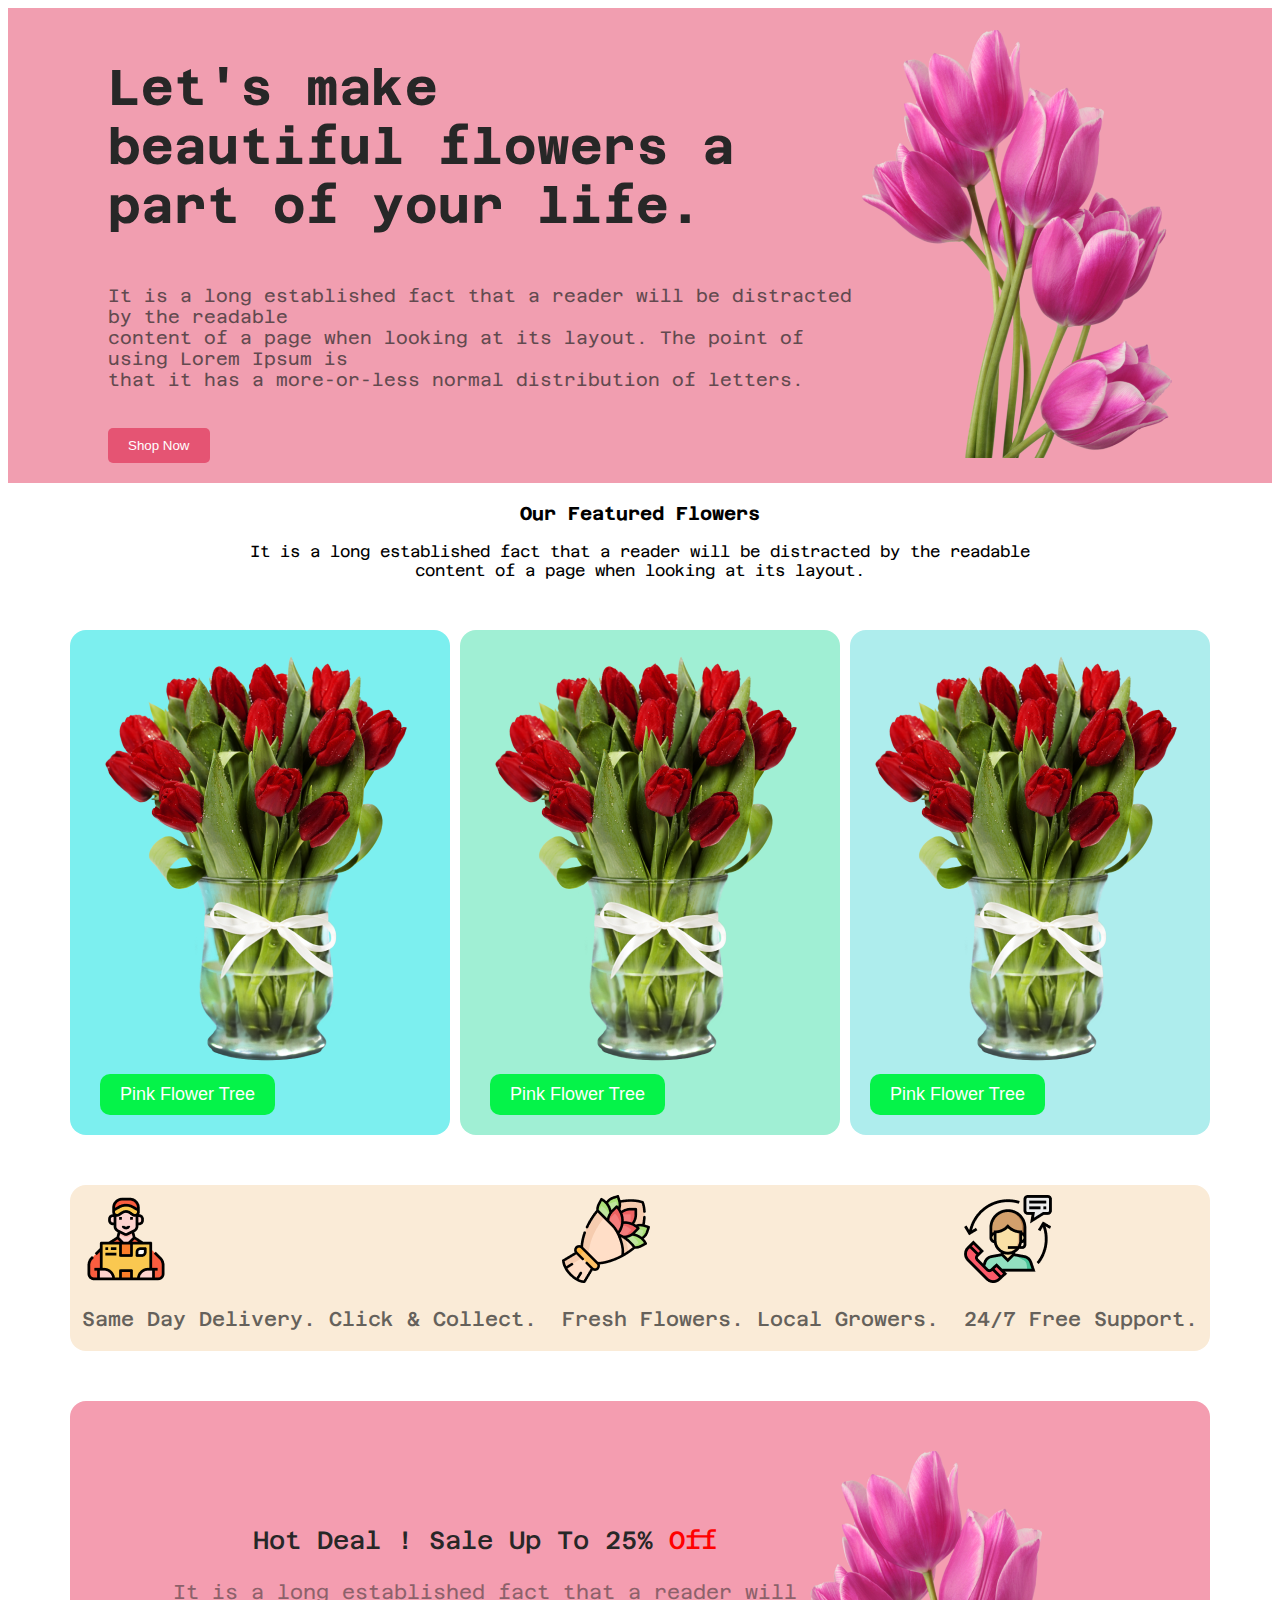
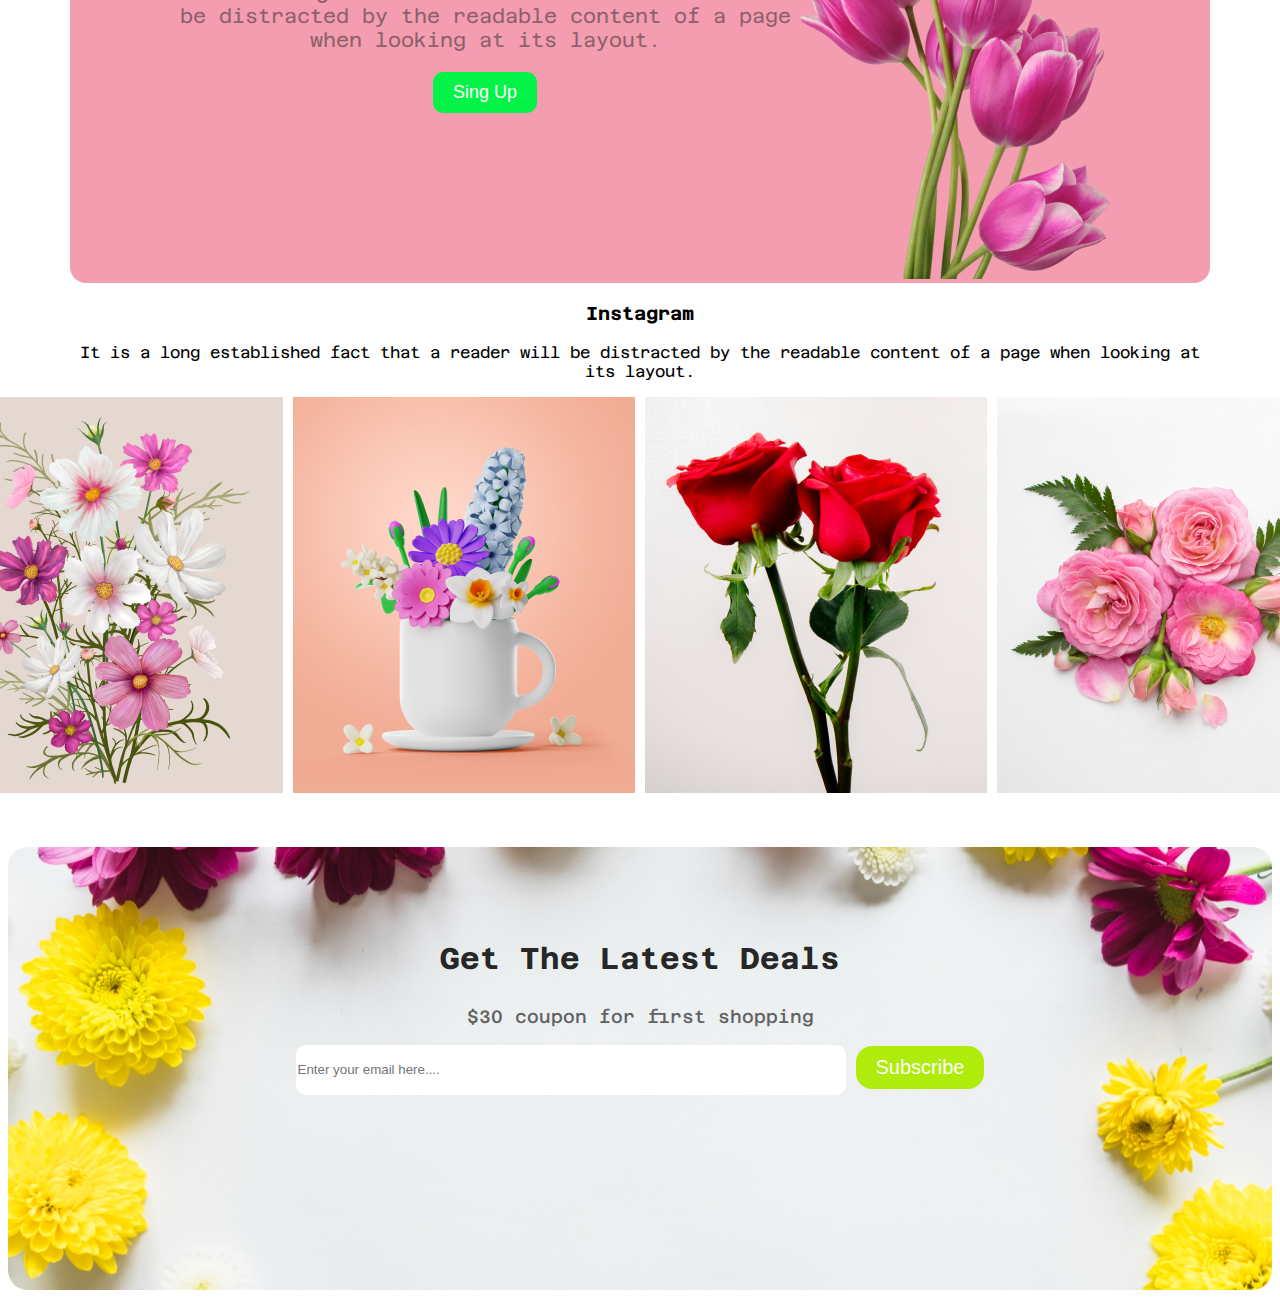
<file: index.html>
<!DOCTYPE html>
<html lang="en">
<head>
  <meta charset="UTF-8">
  <meta name="viewport" content="width=device-width, initial-scale=1.0">
  <title>Flower Shop</title>
  <link rel="preconnect" href="https://fonts.googleapis.com">
<link rel="preconnect" href="https://fonts.gstatic.com" crossorigin>
<link href="https://fonts.googleapis.com/css2?family=Azeret+Mono:ital,wght@0,100..900;1,100..900&family=Lato:ital,wght@0,100;0,300;0,400;0,700;0,900;1,100;1,300;1,400;1,700;1,900&family=Open+Sans:ital,wght@0,300..800;1,300..800&display=swap" rel="stylesheet">
  <link rel="stylesheet" href="style/style.css">
</head>
<body class="azeret-mono-normal">
  <header>
    <section class="flower">
      <div class="flower-all">
        <h3 class="flower-all-title">Let's make<br> beautiful flowers a <br>part of your life.</h3>
        <p class="flower-all-description">It is a long established fact that a reader will be distracted by the readable<br> content of a page when looking at its layout. The point of using Lorem Ipsum is<br> that it has a more-or-less normal distribution of letters.</p>
        <button class="flower-all-button">Shop Now</button>
      </div>
      <div class="image-box">
        <img src="Flowerassest/pngwing 6.png" alt="">
      </div>
    </section>
      

  </header>
  <main>
    <section class="item">
      <h3 class="item-title, center" >Our Featured Flowers</h3>
      <p class="item-description, center">It is a long established fact that a reader will be distracted by the readable<br> content of a page when looking at its layout.</p>
      <div class="main-item">
        <div class="box-1">
          <img src="Flowerassest/pngwing 8.png" alt="">
          <a href=""><button class="flower-button">Pink Flower Tree</button></a>
        </div>
        <div class="box-2">
          <img src="Flowerassest/pngwing 8.png" alt="">
          <a href=""><button class="flower-button">Pink Flower Tree</button></a>
        </div>
        <div class="box-3">
          <img src="Flowerassest/pngwing 8.png" alt="">
          <a href=""><button class="flower-button">Pink Flower Tree</button></a>
        </div>

      </div>

    </section>
    <section class="icon">
         <div class="main-icon">
          <div class="work-1">
            <img src="Flowerassest/Group 57.png" alt="">
            <p class="work-title">Same Day Delivery. Click & Collect.</p>
          </div>
          <div class="work-2">
            <img src="Flowerassest/Group 58.png" alt="">
            <p class="work-title">Fresh Flowers. Local Growers.</p>
          </div>
          <div class="work-3">
            <img src="Flowerassest/Group 59.png" alt="">
            <p class="work-title">24/7 Free Support.</p>
          </div>
         </div>

    </section>
    <section class="offer">
      <div class="offer-box">
        <div class="box-card-1">
          <h3 class="card-title">Hot Deal ! Sale Up To 25% <span class="call">Off</span></h3>
          <p class="card-description">It is a long established fact that a reader will be distracted by the readable content of a page when looking at its layout.</p>
          <button class="flower-button">Sing Up</button>
        </div>
        <div class="box-card-2">
          <img src="Flowerassest/pngwing 6.png" alt="">
        </div>
      </div>
    </section>
    <section class="media">
      <h3 class="medium-title, center">Instagram</h3>
      <p class="media-description, center">It is a long established fact that a reader will be distracted by the readable content of a page when looking at its layout.</p>
      <div class="social-media">
        <div class="media-1">
          <img src="Flowerassest/Rectangle 4.png" alt="">
        </div>
        <div class="media-2">
          <img src="Flowerassest/Rectangle 5.png" alt="">
        </div>
        <div class="media-3">
          <img src="Flowerassest/Rectangle 6.png" alt="">
        </div>
        <div>
          <img src="Flowerassest/Flower 01.png" alt="">
        </div>
       </div>
    </section>
    

  </main>
  <footer>
    <section>
      <div class="footer-contain">
        <h3 class="footer-title">Get The Latest Deals</h3>
        <p class="footer-description">$30 coupon for first shopping</p>
        <form action="search">
          <input class="pritom" type="search" name="" id="" placeholder="Enter your email here....">
          
          <button class="btn-f">Subscribe</button>
        </form>
      </div>
    </section> 
    
    

  </footer>
  
</body>
</html>
</file>
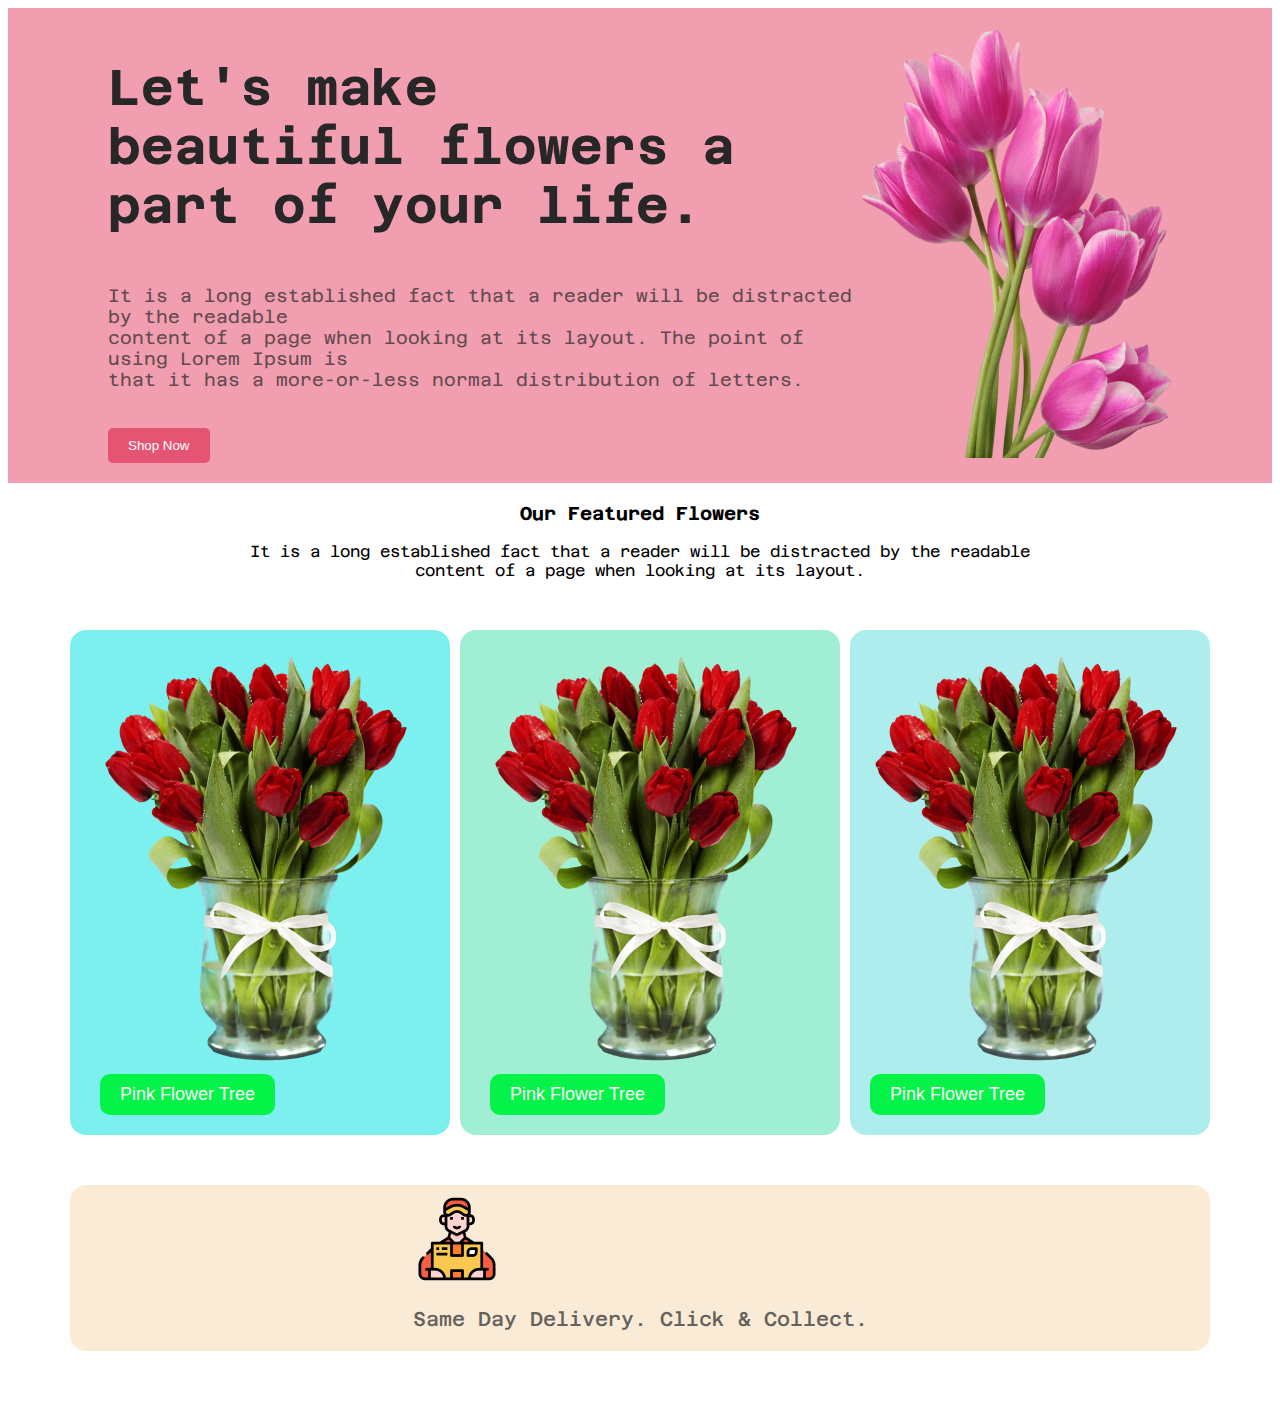
<file: flower.html>
<!DOCTYPE html>
<html lang="en">
<head>
  <meta charset="UTF-8">
  <meta name="viewport" content="width=device-width, initial-scale=1.0">
  <title>Flower Shop</title>
  <link rel="preconnect" href="https://fonts.googleapis.com">
<link rel="preconnect" href="https://fonts.gstatic.com" crossorigin>
<link href="https://fonts.googleapis.com/css2?family=Azeret+Mono:ital,wght@0,100..900;1,100..900&family=Lato:ital,wght@0,100;0,300;0,400;0,700;0,900;1,100;1,300;1,400;1,700;1,900&family=Open+Sans:ital,wght@0,300..800;1,300..800&display=swap" rel="stylesheet">
  <link rel="stylesheet" href="style/style.css">
</head>
<body class="azeret-mono-normal">
  <header>
    <section class="flower">
      <div class="flower-all">
        <h3 class="flower-all-title">Let's make<br> beautiful flowers a <br>part of your life.</h3>
        <p class="flower-all-description">It is a long established fact that a reader will be distracted by the readable<br> content of a page when looking at its layout. The point of using Lorem Ipsum is<br> that it has a more-or-less normal distribution of letters.</p>
        <button class="flower-all-button">Shop Now</button>
      </div>
      <div class="image-box">
        <img src="Flower Asset/pngwing 6.png" alt="">
      </div>
    </section>
      

  </header>
  <main>
    <section class="item">
      <h3 class="item-title, center" >Our Featured Flowers</h3>
      <p class="item-description, center">It is a long established fact that a reader will be distracted by the readable<br> content of a page when looking at its layout.</p>
      <div class="main-item">
        <div class="box-1">
          <img src="Flower Asset/pngwing 8.png" alt="">
          <a href=""><button class="flower-button">Pink Flower Tree</button></a>
        </div>
        <div class="box-2">
          <img src="Flower Asset/pngwing 8.png" alt="">
          <a href=""><button class="flower-button">Pink Flower Tree</button></a>
        </div>
        <div class="box-3">
          <img src="Flower Asset/pngwing 8.png" alt="">
          <a href=""><button class="flower-button">Pink Flower Tree</button></a>
        </div>

      </div>

    </section>
    <section class="icon">
         <div class="main-icon">
          <div class="work-1">
            <img src="Flower Asset/Group 57.png" alt="">
            <p class="work-title">Same Day Delivery. Click & Collect.</p>
          </div>
         </div>

    </section>

  </main>
  <footer>

  </footer>
  
</body>
</html>
</file>
<file: style/style.css>
.azeret-mono-normal {
  font-family: "Azeret Mono", monospace;
  font-optical-sizing: auto;
  font-weight: <weight>;
  font-style: normal;
}




/* banner style */
.btn-f{
  background-color: rgb(175, 235, 11);
  padding: 10px 20px;
  font-size: 20px;
  border-radius: 16px;
  border: none;
  color: white;
}


.flower{
  display: flex;
  background-color: #f19eb0;
  justify-content: space-between;
  align-items: center;
padding: 0 100px;
  
   
}
.flower-all-title{
  font-weight: 900px;
  font-size: 50px;
  color: #272727;
  
}
.flower-all-description{
  font-size: 18px;
  font-weight: 500px;
  color: #272727;
  opacity: 70%;

}
header{
  margin: 0, auto;
}


/* button style */
.flower-all-button{
  background-color: #E55473;
  color: white;
  border: none;
  padding: 10px 20px;
  display: inline-block;
  padding-left: 10px 20px;
  margin-top: 20px;
  margin-bottom: 20px;
  border-radius: 5px;
 }

 .flower-button{
  background-color: rgb(5, 243, 73);
  font-size: 18px;
  padding: 10px 20px;
  border-radius: 10px;
  color: white;
  border: none;
 }




 /* main */
 .main-item{
  display: flex;
  justify-content: space-around;
  gap: 10px;
  margin-top: 50px;
 }
 main{
  max-width: 1140px;
  margin: 0 auto;
 }



 /* box style */
 .box-1{
  background-color: rgb(124, 239, 239);
  padding: 20px 30px;
  border-radius: 16px;
  box-shadow: inset;
 }

 .box-2{
  background-color: rgb(160, 239, 212);
  padding: 20px 30px;
  box-shadow: inset;
  border-radius: 16px;
 }

 .box-3{
  background-color: rgb(174, 237, 237);
  padding: 20px 20px;
  box-shadow: inset;
  border-radius: 16px;
 }


 /* shared style */

 .center{
  text-align: center;
 }

.item{
  margin-bottom: 50px;
}

.call{
  color: red;
}



/* icon section */

.main-icon{
  display: flex;
  justify-content: space-around;
  background-color: antiquewhite;
  border-radius: 16px;
  margin-bottom: 50px;
}
.work-1{
  margin-top: 10px;
}
.work-2{
  margin-top: 10px;
}
.work-3{
  margin-top: 10px;
}

.work-title{
  font-weight: 500;
  font-size: 20px;
  color: #272727;
  opacity: 70%;
}

/* offer style */
.offer-box{
  display: flex;
  justify-content: space-between;
  background-color: #f49db0;
  padding: 0 100px;
  text-align: center;
  border-radius: 16px;
}

.box-card-1{
  margin-top: 100px;
}

.box-card-2{
  margin-top: 50px;
}

.card-title{
  font-weight: 500;
  font-size: 25px;
  color: #272727;
}

.card-description{
  font-size: 20px;
  font-weight: 400;
  color: #272727;
  opacity: 50%;
}

/* media work */
.social-media{
  display: flex;
  gap: 10px;
  justify-content: space-around;
  margin-left: 0px;
  padding-left: 0px;
  justify-content: center;
  margin-bottom: 50px;
  }


   
 
  .footer-contain{
    background-image: url(../Flowerassest/Rectangle\ 9.png);
    text-align: center;
    height: 315px;
    background-repeat: no-repeat;
    background-position: center;
    justify-content: center;
    padding: 64px 64px 64px 64px;
    border-radius: 20px;
    margin-top: 50px;
  

  }

  .footer-title{
    font-weight: 700px;
    font-size: 30px;
    color: #272727;
  }
  .footer-description{
    font-size: 18px;
    font-weight: 500;
    opacity: 70%;
    color: #272727;
  }

  .pritom{
    height: 50px;
    width: 550px;
    border: none;
    border-radius: 10px;
  }


  /* small media */
  @media screen and (max-width:576px) {
    .flower, .main-item, .offer-box, .social-media{
      flex-direction: column;
    }
    .social-media{
       align-items: center;
      /* width: 100%; */
    }
   .pritom{
    width: 300px;
  
   }
   .btn-f{
    margin-top: 10px;
   }
    
  }
</file>
